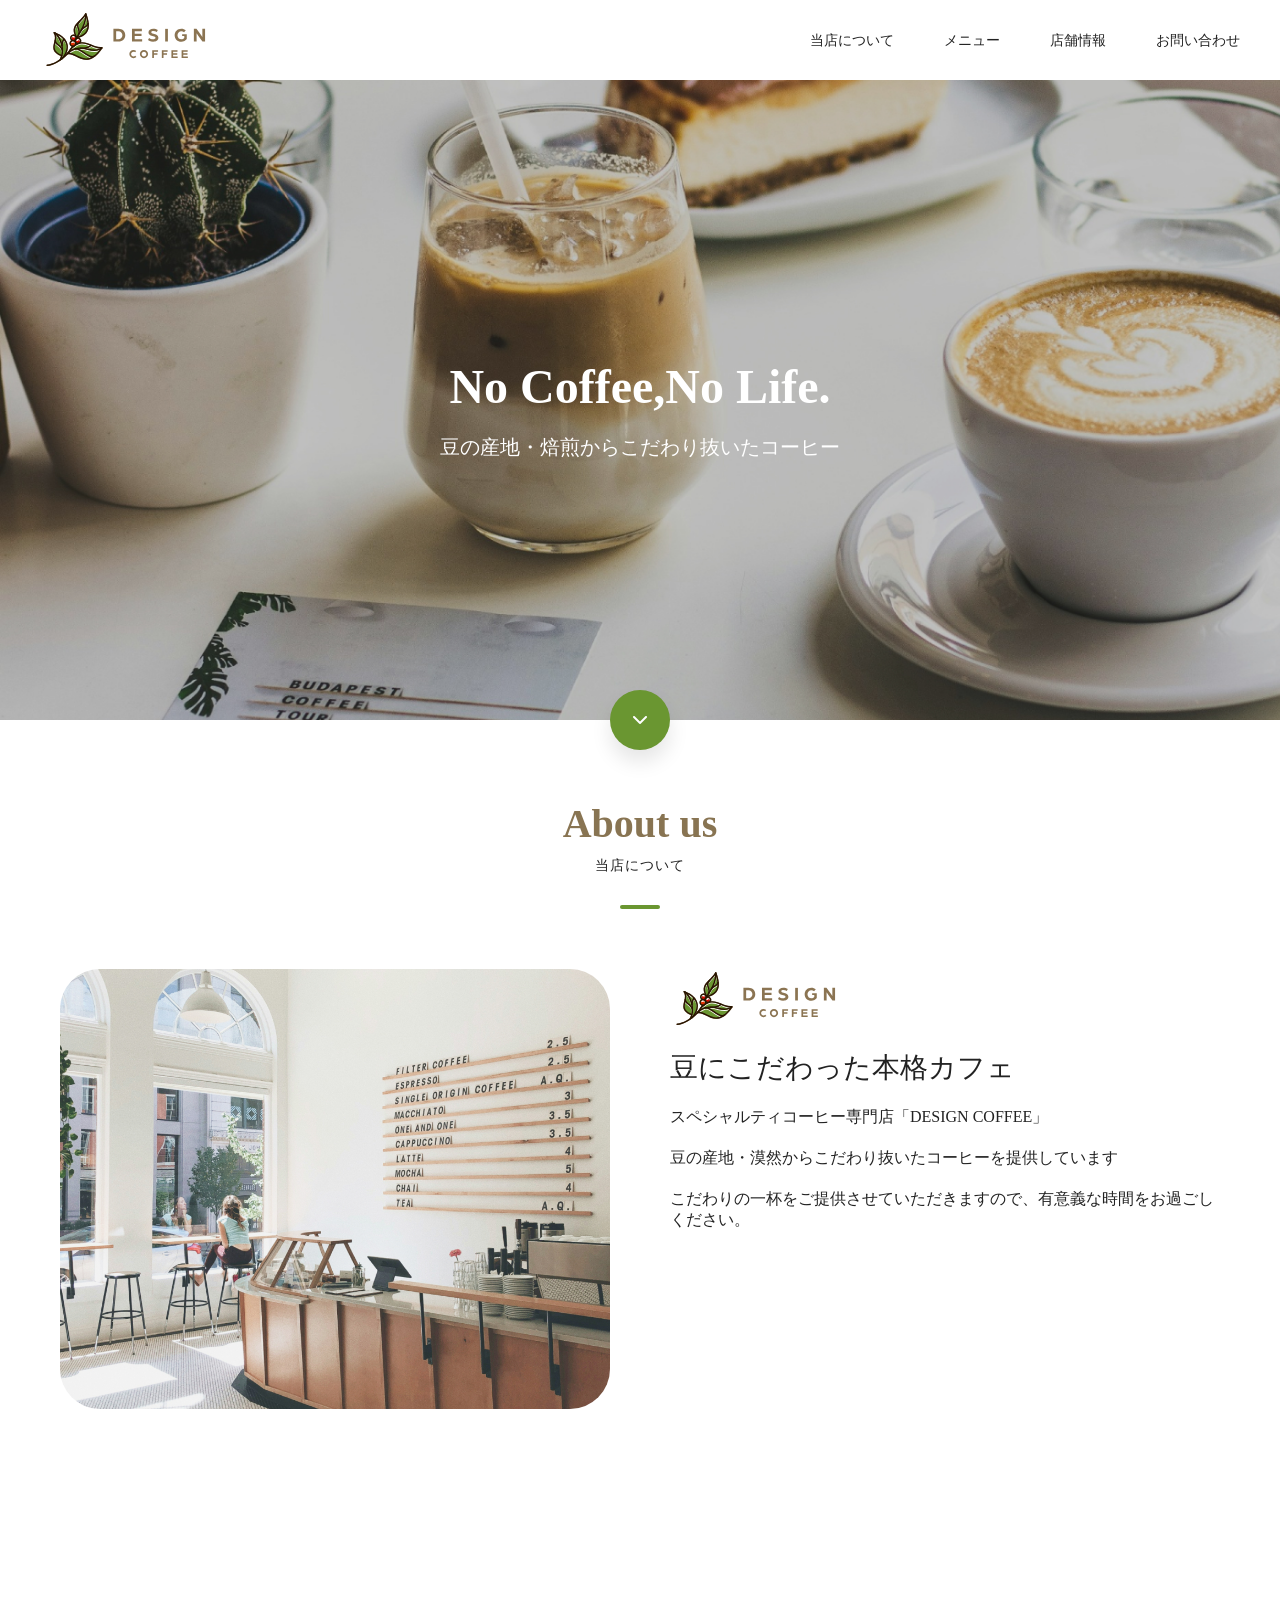
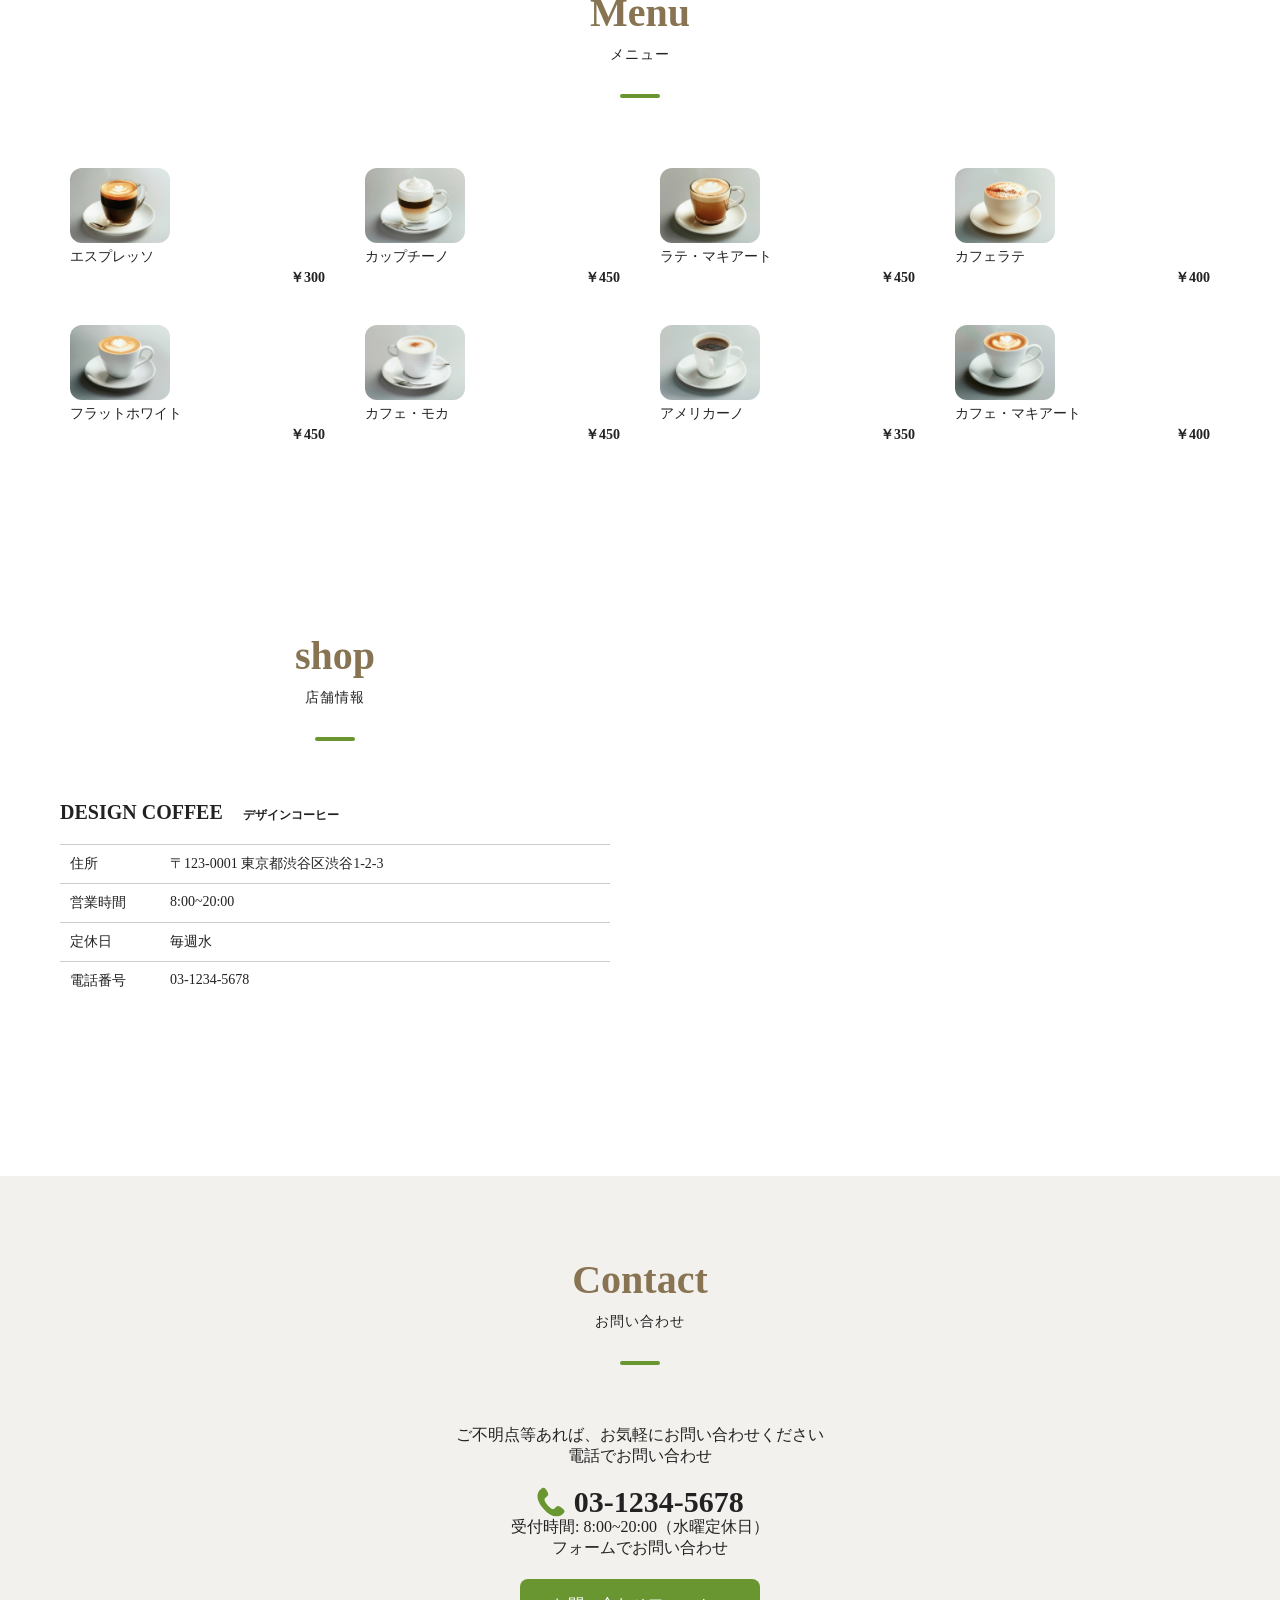
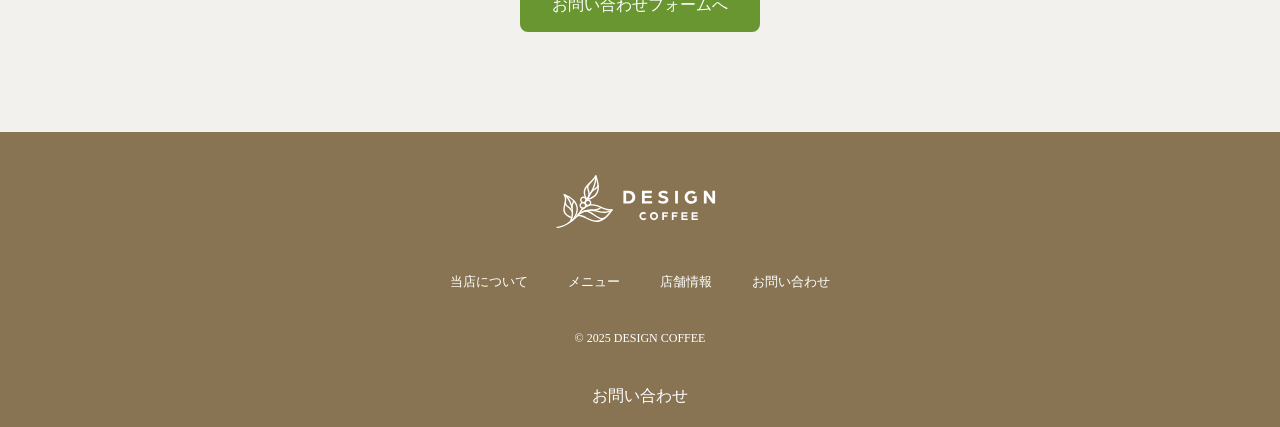
<file: index.html>
<!DOCTYPE html>
<html lang="ja">

<head>
	<meta charset="UTF-8">
	<meta name="viewport" content="width=device-width, initial-scale=1.0">
	<title>Document</title>
	<link rel="stylesheet" href="style.css">
	<link rel="stylesheet" href="reset.css">
	<link rel="stylesheet" href="./contact.html">
</head>

<body>
	<header>
		<h1>
			<a href="index1.html" class="logo">
				<img src="img/logo.svg" alt="DESIGN COFFEEのロゴ">
			</a>
		</h1>
		<nav>
			<ul>
				<li><a href="index.html#about">当店について</a></li>
				<li><a href="index.html#menu">メニュー</a></li>
				<li><a href="index.html#shop">店舗情報</a></li>
				<li><a href="index.html#contact">お問い合わせ</a></li>
			</ul>
		</nav>
	</header>
	<!--ヒーローセクション-->
	<section class="hero">
		<h2>No Coffee,No Life.</h2>
		<p>豆の産地・焙煎からこだわり抜いたコーヒー</p>
		<a href="#about">
			<img src="img/down.png" alt="下へスクロール">
		</a>
	</section>

	<main>
		<section class="main-section about" id="about">
			<div class="container">
				<div class="heading-group">
					<h2>
						About us
						<span>当店について</span>
					</h2>
				</div>
				<div class="layout">
					<div class="image">
						<img src="img/about-photo.jpg" alt="当店の写真">
					</div>
					<div class="text">
						<img src="img/logo.svg" alt="DESIGN COFFEEのロゴ">
						<h3>豆にこだわった本格カフェ</h3>
						<p>スペシャルティコーヒー専門店「DESIGN COFFEE」
						</p>
						<p>豆の産地・漠然からこだわり抜いたコーヒーを提供しています</p>
						<p>こだわりの一杯をご提供させていただきますので、有意義な時間をお過ごしください。</p>
					</div>
				</div>
			</div>
		</section>
		<section class="main-section menu" id="menu">
			<div class="container">
				<div class="heading-group">
					<h2>Menu
						<span>メニュー</span>
					</h2>
				</div>
				<ul class="menu-list">
					<li>
						<div class="menu-card">
							<img src="img/menu-1.jpg" alt="エスプレッソ">
							<p class="name">エスプレッソ</p>
							<p class="price">￥300</p>
						</div>
					</li>
					<li>
						<div class="menu-card">
							<img src="img/menu-2.jpg" alt="カップチーノ">
							<p class="name">カップチーノ</p>
							<p class="price">￥450</p>
						</div>
					</li>
					<li>
						<div class="menu-card">
							<img src="img/menu-3.jpg" alt="ラテ・マキアート">
							<p class="name">ラテ・マキアート</p>
							<p class="price">￥450</p>
						</div>
					</li>
					<li>
						<div class="menu-card">
							<img src="img/menu-4.jpg" alt="カフェラテ">
							<p class="name">カフェラテ</p>
							<p class="price">￥400</p>
						</div>
					</li>

					<li>
						<div class="menu-card">
							<img src="img/menu-5.jpg" alt="フラットホワイト">
							<p class="name">フラットホワイト</p>
							<p class="price">￥450</p>
						</div>
					</li>
					<li>
						<div class="menu-card">
							<img src="img/menu-6.jpg" alt="カフェ・モカ">
							<p class="name">カフェ・モカ</p>
							<p class="price">￥450</p>
						</div>
					</li>
					<li>
						<div class="menu-card">
							<img src="img/menu-7.jpg" alt="アメリカーノ">
							<p class="name">アメリカーノ</p>
							<p class="price">￥350</p>
						</div>
					</li>
					<li>
						<div class="menu-card">
							<img src="img/menu-8.jpg" alt="カフェ・マキアート">
							<p class="name">カフェ・マキアート</p>
							<p class="price">￥400</p>
						</div>
					</li>
				</ul>
		</section>
		<section class="main-section shop" id="shop">
			<div class="container">
				<div class="layout">
					<div class="text">
						<div class="heading-group">
							<h2>shop</h2>
							<span>店舗情報</span>
						</div>
						<h3>DESIGN COFFEE
							<span>デザインコーヒー</span>
						</h3>
						<dl>
							<dt>住所</dt>
							<dd>〒123-0001 東京都渋谷区渋谷1-2-3</dd>
							<dt>営業時間</dt>
							<dd>8:00~20:00</dd>
							<dt>定休日</dt>
							<dd>毎週水</dd>
							<dt>電話番号</dt>
							<dd>03-1234-5678</dd>
						</dl>
					</div>
					<div class="map">
						<iframe
							src="https://www.google.com/maps/embed?pb=!1m16!1m12!1m3!1d6483.39126723454!2d139.70374095000003!3d35.65986984999999!2m3!1f0!2f0!3f0!3m2!1i1024!2i768!4f13.1!2m1!1z44CSMTUwLTAwMDIg5p2x5Lqs6YO95riL6LC35Yy65riL6LC377yR5LiB55uu77yS!5e0!3m2!1sja!2sjp!4v1779674723337!5m2!1sja!2sjp"
							width="600" height="450" style="border:0;" allowfullscreen="" loading="lazy"
							referrerpolicy="no-referrer-when-downgrade"></iframe>

						</iframe>
					</div>
				</div>
			</div>
		</section>
		<section class="main-section contact" id="contact">
			<div class="container">
				<div class="heading-group">
					<h2>Contact</h2>
					<span>お問い合わせ</span>
				</div>
			</div>
			<p>ご不明点等あれば、お気軽にお問い合わせください</p>
			<div class="tel">
				<p class="label">電話でお問い合わせ</p>
				<a href="tel:0312345678" class="number">
					<img src="img/icon-tel.svg" alt="電話アイコン">
					03-1234-5678
				</a>
				<p class="houm">受付時間: 8:00~20:00（水曜定休日）</p>
			</div>
			<div class="form">
				<p class="label">フォームでお問い合わせ</p>
				<a href="contact.html" class="button">お問い合わせフォームへ</a>
			</div>
		</section>
	

<footer>
	<a href="index1.html" class="logo">
		<img src="img/logo-white.svg" alt="DESIGN COFFEEのロゴ">
	</a>
	<nav>
		<ul>
			<li>
				<a href="index1.html#about">当店について</a>
			</li>
			<li>
				<a href="index1.html#menu">メニュー</a>
			</li>
			<li>
				<a href="index1.html#shop">店舗情報</a>
			</li>
			<li>
				<a href="index1.html#contact">お問い合わせ</a>
			</li>
		</ul>
	</nav>
	<p class="copyright">&copy; 2025 DESIGN COFFEE</p>
	<a href="contact.html">お問い合わせ</a>
</footer>
</body>
</html>
</file>
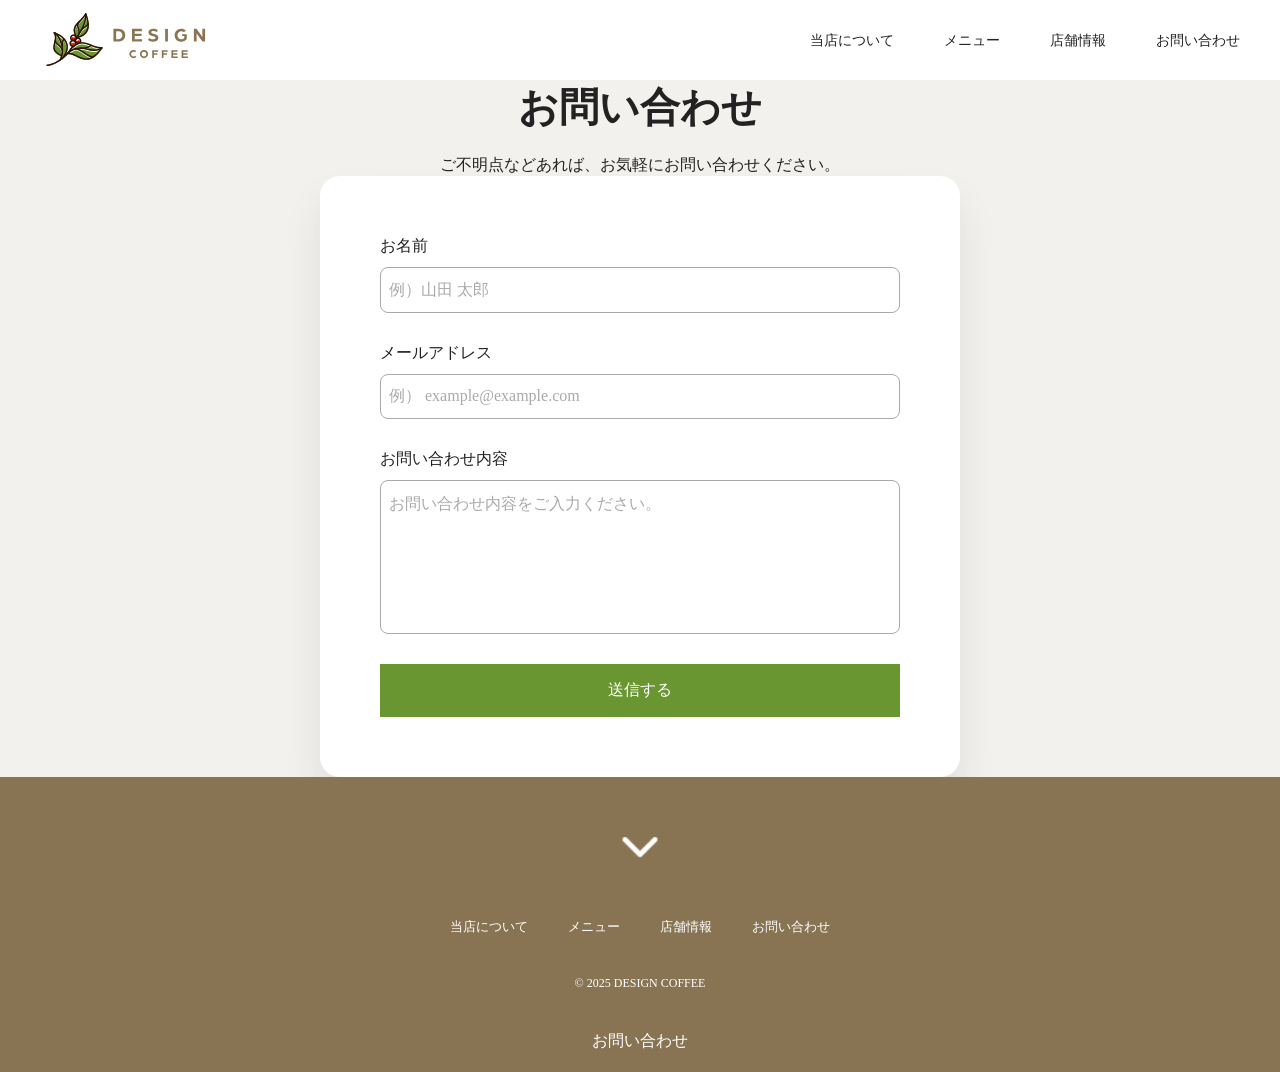
<file: contact.html>
<!DOCTYPE html>
<html lang="ja">

<head>
	<meta charset="UTF-8">
	<meta name="viewport" content="width=device-width, initial-scale=1.0">
	<title>Document</title>
	<link rel="stylesheet" href="style.css">
	<link rel="stylesheet" href="reset.css">
	<link rel="stylesheet" href="contact.css">
</head>

<body>
	<header>
		<h1>
			<a href="index1.html" class="logo">
				<img src="img/logo.svg" alt="DESIGN COFFEEのロゴ">
			</a>
		</h1>
		<nav>
			<ul>
				<li><a href="index.html#about">当店について</a></li>
				<li><a href="index.html#menu">メニュー</a></li>
				<li><a href="index.html#shop">店舗情報</a></li>
				<li><a href="index.html#contact">お問い合わせ</a></li>
			</ul>
		</nav>
	</header>
<main>
	<main class="lower-main">
		<div class="lower-heading-group">
			<h2>お問い合わせ</h2>
			<p>ご不明点などあれば、お気軽にお問い合わせください。</p>
		</div>
		<form class="form-box" action="https://api.staticforms.xyz/submit" method="post">
	<input type="hidden" name="accessKey" value="sf_72eaf59fbf68875d3f98c54a">
	<input type="hidden" name="redirectTo" value="https://www.sus.ac.jp/">
	<div class="form-item">
		<label>お名前</label>
		<input type="text" name="name" placeholder="例）山田 太郎">
	</div>
	<div class="form-item">
		<label>メールアドレス</label>
		<input type="email" name="email" placeholder="例） example@example.com">
	</div>
	<div class="form-item">
		<label>お問い合わせ内容</label>
		<textarea rows="7" name="message" placeholder="お問い合わせ内容をご入力ください。"></textarea>
	</div>
	<div class="form-item">
		<button type="submit">送信する</button>
	</div>
	<input type="hidden" name="redirectTo" value="https://www.sus.ac.jp/">
	</form>
</main>	

<footer>
	<a href="index1.html" class="logo">
		<img src="img/down.png" alt="DESIGN COFFEEのロゴ">
	</a>
	<nav>
		<ul>
			<li>
				<a href="index1.html#about">当店について</a>
			</li>
			<li>
				<a href="index1.html#menu">メニュー</a>
			</li>
			<li>
				<a href="index1.html#shop">店舗情報</a>
			</li>
			<li>
				<a href="index1.html#contact">お問い合わせ</a>
			</li>
		</ul>
	</nav>
	<p class="copyright">&copy; 2025 DESIGN COFFEE</p>
	<a href="contact.html">お問い合わせ</a>
</footer>
</body>
</html>
</file>
<file: style.css>
.container {
	max-width: 1160px;
	margin: 0 auto;
	padding: 0 40;

}

header {
	padding: 10px 40px;
	display: flex;
	align-items: center;
	justify-content: space-between;

	.logo {
		display: block;

		img {
			display: block;
			height: 60px;
		}
	}

	nav {
		ul {
			display: flex;
			align-items: center;
			gap: 50px;
		}

		a {
			font-size: 14px;
			font-weight: 400;

			&:hover {
				color: aquamarine;
				text-decoration: underline;
			}
		}
	}
}

.hero {
	color: #fff;
	text-align: center;
	height: 640px;
	background-image: url(img/hero-background.jpg);
	background-size: cover;
	display: flex;
	flex-direction: column;
	align-items: center;
	justify-content: center;
	position: relative;

	h2 {
		font-size: 48px;
		font-weight: 700;
		margin-top: 20px;
	}

	p {
		font-size: 20px;
		font-weight: 400;
		margin-top: 20px;
	}

	a {
		display: grid;
		place-items: center;
		width: 60px;
		height: 60px;
		background-color: #6A9631;
		border-radius: 50%;
		box-shadow: 0px 12px 20px rgb(0 0 0 /0.1);
		position: absolute;
		left: 50%;
		transform: translate(-50%, 50%);
		bottom: 0;

		img {
			width: 24px;
			height: 24px;
		}
	}

}

main {
	/*共通セクション*/
	.main-section {
		padding: 80px 0 100px;
		/*見出しグループ*/
		.heading-group {
			text-align: center;
			margin: 0 0 60px;

			h2 {
				color: #887452;
				font-size: 40px;
				font-weight: 700;
			}

			span {
				color: #222;
				font-size: 14px;
				font-weight: 400;
				letter-spacing: 0.08em;
				display: block;
				margin-top: 10px;
			}

			&::after {
				content: "";
				display: block;
				width: 40px;
				height: 4px;
				background-color: #6A9631;
				border-radius: 4px;
				margin: 30px auto 0;
			}
		}
	}
}

.about {
	.layout {
		display: grid;
		grid-template-columns: 1fr 1fr;
		align-items: start;
		gap: 60px;
	}

	.image {
		border-radius: 40px;
		overflow: hidden;

		img {
			aspect-ratio: 5 / 4;
			width: 100%;
			object-fit: cover;
		}
	}

	.text {
		img {
			height: 60px;
		}

		h3 {
			font-size: 28px;
			font-size: 700;
			margin-top: 20px;
		}

		p {
			margin-top: 20px;
		}
	}
}

.name {
	font-size: 14px
}

.price {
	font-size: 14px;
	font-weight: 700;
	line-height: 1;
	letter-spacing: 0;
	text-align: right;
}

.shop {
	.layout {
		display: grid;
		grid-template-columns: 1fr 1fr;
		align-items: start;
		gap: 60px;
	}

	.text {
		h3 {
			text-align: center;
			font-size: 20px;
			font-weight: 700;
			margin: 0 0 20px;
			display: flex;
			align-items: baseline;
			gap: 1em;

			span {
				font-size: 0.6em;
			}
		}
	}
}

dl {
	display: grid;
	grid-template-columns: 100px 1fr;

	dt,
	dd {
		font-size: 14px;
		padding: 10px;
		border-top: 1px solid #ccc;
	}
}

.map {
	border-radius: 40px;
	overflow: hidden;

	iframe {
		width: 100%;
		height: auto;
		aspect-ratio: 5 / 4;
	}
}

.contact {
	text-align: center;
	background-color: #f3f1ee;

	.layout {
		display: grid;
		grid-template-columns: 1fr 1fr;
		gap: 40px;
		margin-top: 60px;
		margin-inline: auto;
		max-width: 700px;
	}

	.label {
		margin-bottom: 20px;
	}

	.number {
		font-size: 30px;
		font-weight: 700;
		line-height: 1;
		letter-spacing: 0;

		img {
			width: 1em;
		}
	}

	.hour {
		font-size: 13px;
		display: block;
		margin-top: 1em;
	}

	.button {
		display: inline-block;
		color: #fff;
		background: #6A9631;
		padding: 1em 2em;
		border-radius: 8px;
	}
}

.menu-list {
	display: grid;
	grid-template-columns: 1fr 1fr 1fr 1fr;
	gap: 20px;
}

.menu-card {
	padding: 10px;
	background-color: #fff;
	border-radius: 20px;
	display: grid;
	gap: 5px;
}

.menu-card img {
	width: 100px;
	aspect-ratio: 4 / 3;
	object-fit: cover;
	border-radius: 12px;
}

.menu-card .name {
	font-size: 14px;
}

.menu-card .price {
	font-size: 14px;
	font-weight: 700;
	line-height: 1;
	letter-spacing: 0;
	text-align: right;
}
.button{
	display: inline-block;
	color: #fff;
	background-color: #6A9631;
	padding: 1em 8px;
	border-radius: 8px;
}
footer{
	color: #fff;
	background-color: #887452;
	padding: 40px 20px 20px;
	display: grid;
	justify-items: center;
	gap: 40px;
	.logo{
		display: block;
		img{
			display: block;
			height: 60px;
		}
	}
	ul{
		display: flex;
		gap: 40px;
		a{
			font-size: 13px;
		}
	}
.copyright{
	font-size: 12px;
}
}
</file>
<file: contact.css>
.lower-main{
	padding: 80px 0 1oopx;
	background-color: #f3f1ee;
}
.lower-heading-group{
	text-align: center;
	display: grid;
	justify-items: center;
	gap: 20px;
	h2{
		font-size: 40px;
		font-weight: 700;
	}
}
.form-box{
	max-width: 640px;
	margin: 0 auto;
	border-radius: 20px;
	padding: 60px;
	background-color: #fff;
	box-shadow: 0px 24px 40px rgb(0 0 0 / 0.08);
}
.form-item{
	display: grid;
	gap: 10px;
	labeel{
		font-size: 14px;
	}
	+ .form-item{
		margin-top: 30px;
	}
	input,
	textarea{
		border: 1px solid #aaa;
		padding: 0.8em 0.5em;
		border-radius: 8px;
		&::placeholder{
			color: #aaa;
		}
	}
	textarea{
		resize: none;}
		button{
			font-size: 16px;
			display: inline-block;
			color: #fff;
			background-color: #6A9631;
			border: none;
			padding: 1em 2em;
			&:hover{
				background-color: #6A9631;
			}
		}
}
</file>
